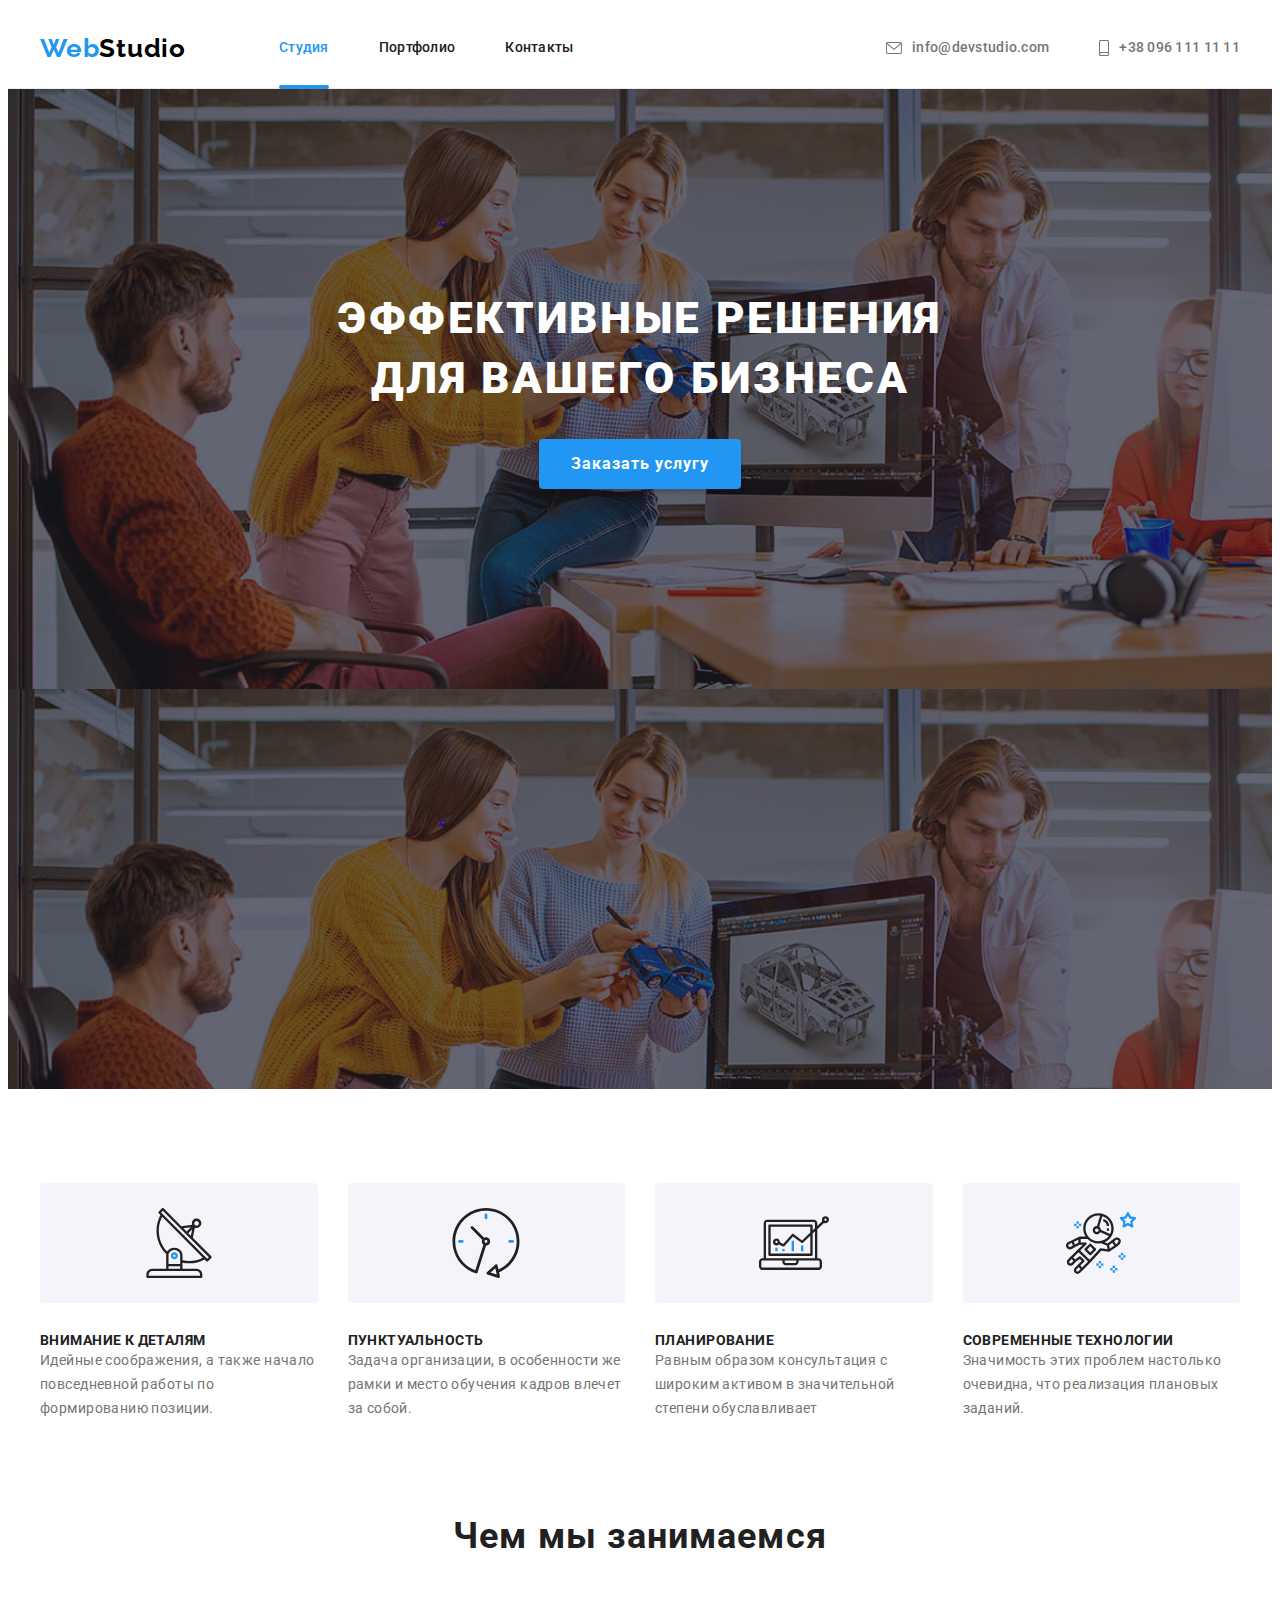
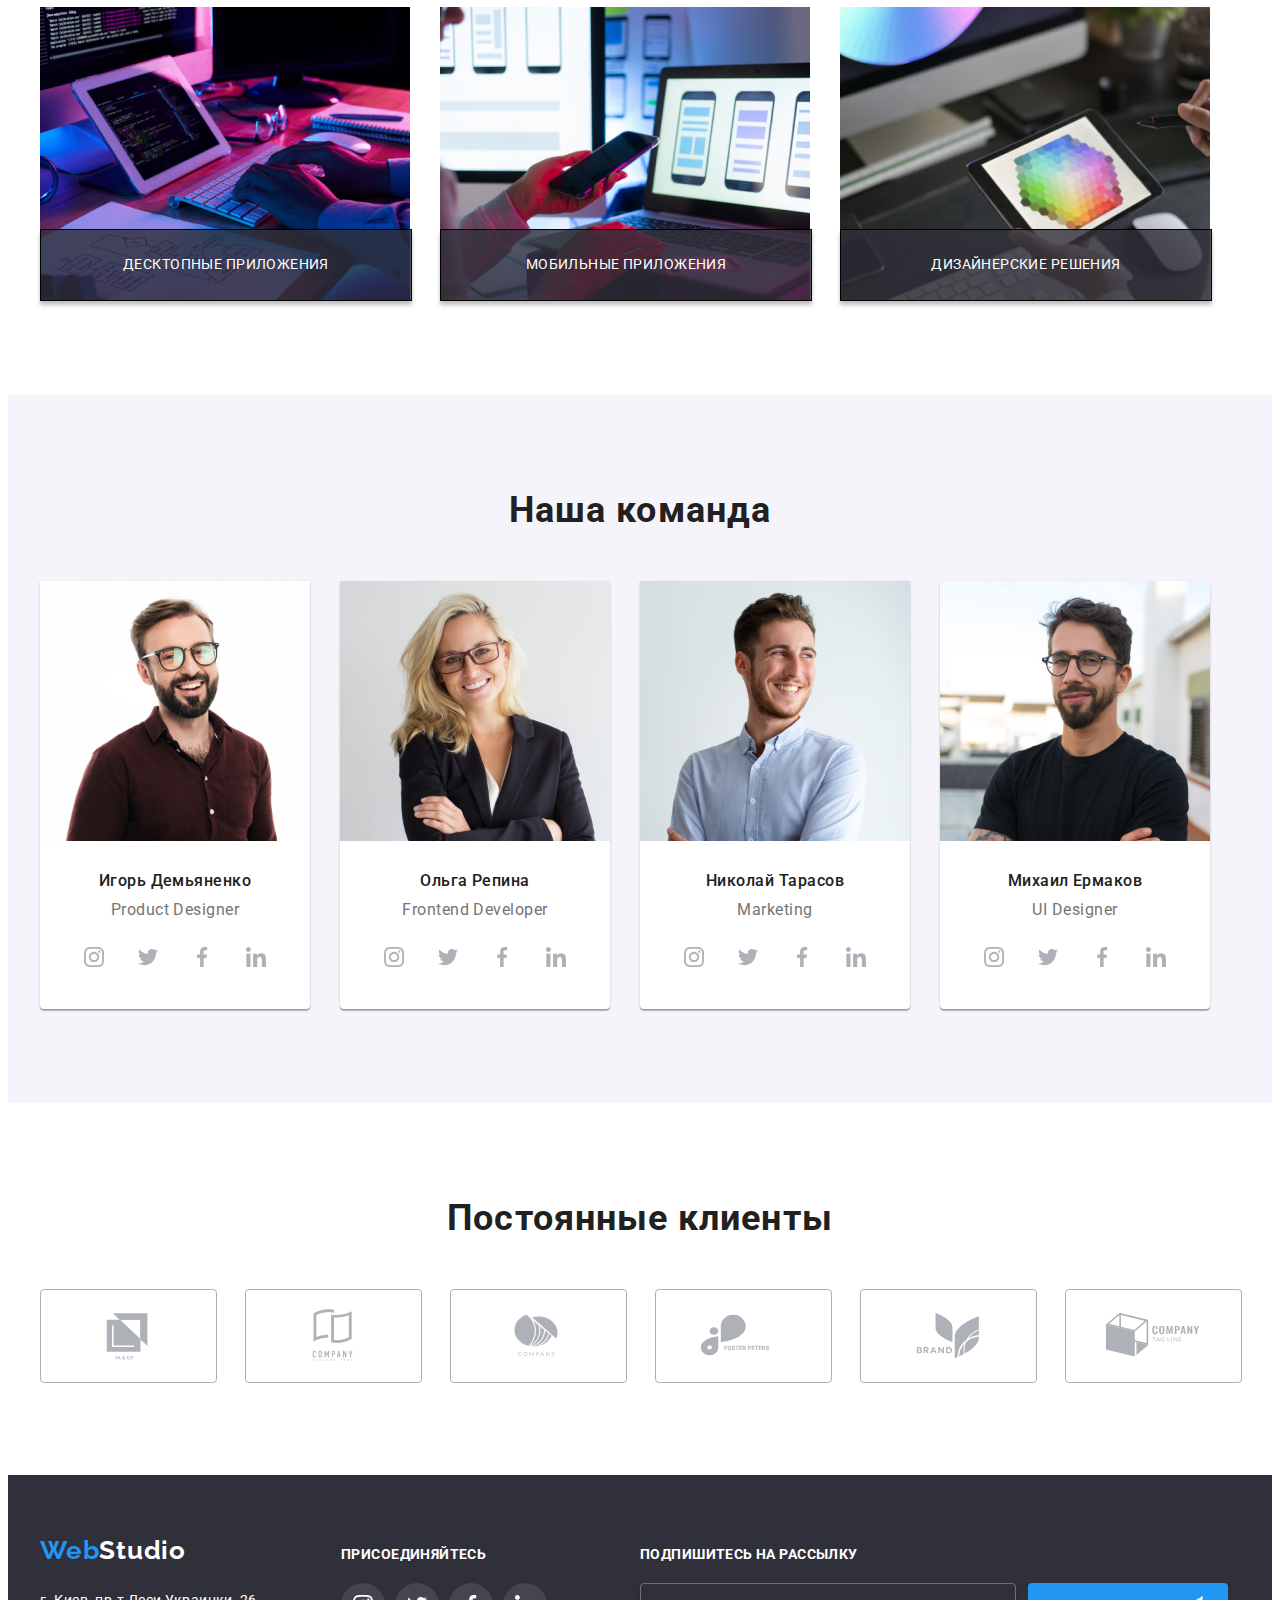
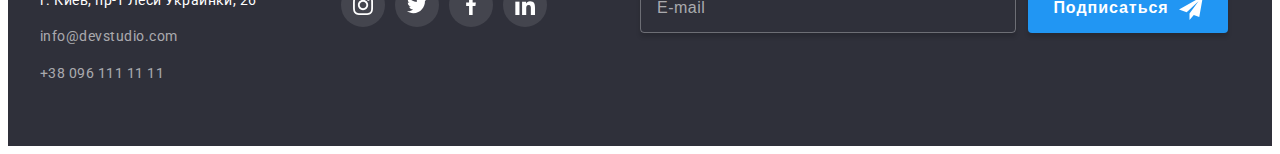
<file: index.html>
<!DOCTYPE html>
<html lang="ru">
  <head>
    <meta charset="UTF-8" />
    <meta http-equiv="X-UA-Compatible" content="IE=edge" />
    <meta name="viewport" content="width=device-width, initial-scale=1.0" />
    <title>WebStudio</title>
    <link href="https://fonts.googleapis.com/css2?family=Raleway:wght@700&family=Roboto:wght@400;500;700;900&display=swap"
      rel="stylesheet" />
    <link rel="stylesheet" href="https://cdnjs.cloudflare.com/ajax/libs/modern-normalize/1.1.0/modern-normalize.min.css"
      integrity="sha512-wpPYUAdjBVSE4KJnH1VR1HeZfpl1ub8YT/NKx4PuQ5NmX2tKuGu6U/JRp5y+Y8XG2tV+wKQpNHVUX03MfMFn9Q=="
      crossorigin="anonymous" referrerpolicy="no-referrer" />
    <link rel="stylesheet" href="./portfolio.html" />
    <link rel="stylesheet" href="./css/main.min.css" />
  </head>
  
  <body>
    <header class="header">
      <div class="container">
        <nav class="menu">
          <a class="logo header__logo link" href="./index.html" lang="en">Web<span class="logo--dark link">Studio</span></a>
          <ul class="menu__list list">
            <li class="menu__item">
              <a href="./index.html" class="menu__link link menu__link--current">Студия</a>
            </li>
            <li class="menu__item">
              <a href="./portfolio.html" class="menu__link link">Портфолио</a>
            </li>
            <li class="menu__item">
              <a href="" class="menu__link link">Контакты</a>
            </li>
          </ul>
        </nav>
        <ul class="contacts__list list">
          <li class="contacts__item">
            <a href="mailto:info@devstudio.com" lang="en" class="contacts__link link">
              <svg class="contacts__icon" width="16" height="12">
                <use href="./imagessvg/symbol-defs.svg#icon-envelope-hover"></use>
              </svg>info@devstudio.com</a>
          </li>
          <li class="contacts__item">
            <a href="tel:+380961111111" class="contacts__link link">
              <svg class="contacts__icon" width="10" height="16">
                <use href="./imagessvg/symbol-defs.svg#icon-smartphone"></use>
              </svg>+38 096 111 11 11
            </a>
          </li>
        </ul>
      </div>
    </header>
    <main>
      <!-- Герой -->
      <section class="hero">
        <h1 class="hero__title">Эффективные решения для вашего бизнеса</h1>
        <button type="button" class="hero__button btn" data-modal-open>Заказать услугу</button>
      </section>
      <!-- Особенности -->
      <section class="features section">
        <div class="container">
          <h2 class="features-title visually-hidden">Особености</h2>
          <ul class="features__list list">
            <li class="features__item">
              <div class="features__thumb">
                <svg class="features-icon" width="70" height="70">
                  <use href="./imagessvg/symbol-defs.svg#icon-antenna-1"></use>
                </svg>
              </div>
              <h3 class="features__subtitle">Внимание к деталям</h3>
              <p class="features__text">
                Идейные соображения, а также начало повседневной работы по формированию позиции.
              </p>
            </li>
            <li class="features__item">
              <div class="features__thumb">
                <svg class="features__icon" width="70" height="70">
                  <use href="./imagessvg/symbol-defs.svg#icon-clock-1"></use>
                </svg>
              </div>
              <h3 class="features__subtitle">Пунктуальность</h3>
              <p class="features__text">
                Задача организации, в особенности же рамки и место обучения кадров влечет за собой.
              </p>
            </li>
            <li class="features__item">
              <div class="features__thumb">
                <svg class="features__icon" width="70" height="70">
                  <use href="./imagessvg/symbol-defs.svg#icon-diagram-1"></use>
                </svg>
              </div>
              <h3 class="features__subtitle">Планирование</h3>
              <p class="features__text">
                Равным образом консультация с широким активом в значительной степени обуславливает
              </p>
            </li>
            <li class="features__item">
              <div class="features__thumb">
                <svg class="features__icon" width="70" height="70">
                  <use href="./imagessvg/symbol-defs.svg#icon-astronaut-1"></use>
                </svg>
              </div>
              <h3 class="features__subtitle">Современные технологии</h3>
              <p class="features__text">
                Значимость этих проблем настолько очевидна, что реализация плановых заданий.
              </p>
            </li>
          </ul>
        </div>
      </section>
      <!-- Чем мы занимаемся -->
      <section class="about section">
        <div class="container">
          <h2 class="about__title title">Чем мы занимаемся</h2>
          <ul class="about__list list">
            <li class="about__item">
              <img src="./images/box 1.jpg" alt="Делается разметка сайта" width="370" />
                <div class="about__thumb">
                  <p class="about__description">Десктопные приложения</p>
                </div>
            </li>
            <li class="about__item">
              <img src="./images/box 2.jpg" alt="Адаптация сайта под мобильную версию" width="370" />
                <div class="about__thumb">
                  <p class="about__description">Мобильные приложения</p>
                </div>
            </li>
            <li class="about__item">
              <img src="./images/box 3.jpg" alt="Адаптация сайта под мобильную версию" width="370" />
                <div class="about__thumb">
                  <p class="about__description">Дизайнерские решения</p>
                </div>
            </li>
          </ul>
        </div>
      </section>
      <!-- Наша команда -->
      <section class="team section">
        <div class="container">
          <h2 class="team__title title">Наша команда</h2>
          <ul class="team__list list">
            <li class="team__item">
              <img src="./images/igor.jpg" alt="Игорь Демьяненко" width="270" />
              <div class="team__description">
                <h3 class="team__name">Игорь Демьяненко</h3>
                <p lang="en" class="team__position">Product Designer</p>
                <ul class="socials-list team__social-list list">
                  <li class="socials-list__item">
                    <a href="" target="_blank" class="socials-list__link link">
                      <svg class="socials-list__icon" width="20" height="20">
                        <use href="./imagessvg/symbol-defs.svg#icon-instagram"></use>
                      </svg>
                    </a>
                  </li>
                  <li class="socials-list__item">
                    <a href="" target="_blank" class="socials-list__link link">
                      <svg class="socials-list__icon" width="20" height="20">
                        <use href="./imagessvg/symbol-defs.svg#icon-twitter"></use>
                      </svg>
                    </a>
                  </li>
                  <li class="socials-list__item">
                    <a href="" target="_blank" class="socials-list__link link">
                      <svg class="socials-list__icon" width="20" height="20">
                        <use href="./imagessvg/symbol-defs.svg#icon-facebook"></use>
                      </svg>
                    </a>
                  </li>
                  <li class="socials-list__item">
                    <a href="" target="_blank" class="socials-list__link link">
                      <svg class="socials-list__icon" width="20" height="20">
                        <use href="./imagessvg/symbol-defs.svg#icon-linkedin"></use>
                      </svg>
                    </a>
                  </li>
                </ul>
              </div>
            </li>
            <li class="team__item">
              <img src="./images/olga.jpg" alt="Ольга Репина" width="270" />
              <div class="team__description">
                <h3 class="team__name">Ольга Репина</h3>
                <p lang="en" class="team__position">Frontend Developer</p>
                <ul class="socials-list team__social-list list">
                  <li class="socials-list__item">
                    <a href="" target="_blank" class="socials-list__link link">
                      <svg class="socials-list__icon" width="20" height="20">
                        <use href="./imagessvg/symbol-defs.svg#icon-instagram"></use>
                      </svg>
                    </a>
                  </li>
                  <li class="socials-list__item">
                    <a href="" target="_blank" class="socials-list__link link">
                      <svg class="socials-list__icon" width="20" height="20">
                        <use href="./imagessvg/symbol-defs.svg#icon-twitter"></use>
                      </svg>
                    </a>
                  </li>
                  <li class="socials-list__item">
                    <a href="" target="_blank" class="socials-list__link link">
                      <svg class="socials-list__icon" width="20" height="20">
                        <use href="./imagessvg/symbol-defs.svg#icon-facebook"></use>
                      </svg>
                    </a>
                  </li>
                  <li class="socials-list__item">
                    <a href="" target="_blank" class="socials-list__link link">
                      <svg class="socials-list__icon" width="20" height="20">
                        <use href="./imagessvg/symbol-defs.svg#icon-linkedin"></use>
                      </svg>
                    </a>
                  </li>
                </ul>
              </div>
            </li>
            <li class="team__item">
              <img src="./images/nikolay.jpg" alt="Николай Тарасов" width="270" />
              <div class="team__description">
                <h3 class="team__name">Николай Тарасов</h3>
                <p lang="en" class="team__position">Marketing</p>
                <ul class="socials-list list team__social-list">
                  <li class="socials-list__item">
                    <a href="" target="_blank" class="socials-list__link link">
                      <svg class="socials-list__icon" width="20" height="20">
                        <use href="./imagessvg/symbol-defs.svg#icon-instagram"></use>
                      </svg>
                    </a>
                  </li>
                  <li class="socials-list__item">
                    <a href="" target="_blank" class="socials-list__link link">
                      <svg class="socials-list__icon" width="20" height="20">
                        <use href="./imagessvg/symbol-defs.svg#icon-twitter"></use>
                      </svg>
                    </a>
                  </li>
                  <li class="socials-list__item">
                    <a href="" target="_blank" class="socials-list__link link">
                      <svg class="socials-list__icon" width="20" height="20">
                        <use href="./imagessvg/symbol-defs.svg#icon-facebook"></use>
                      </svg>
                    </a>
                  </li>
                  <li class="socials-list__item">
                    <a href="" target="_blank" class="socials-list__link link">
                      <svg class="socials-list__icon" width="20" height="20">
                        <use href="./imagessvg/symbol-defs.svg#icon-linkedin"></use>
                      </svg>
                    </a>
                  </li>
                </ul>
              </div>
            </li>
            <li class="team__item">
              <img src="./images/mihail.jpg" alt="Михаил Ермаков" width="270" />
              <div class="team__description">
                <h3 class="team__name">Михаил Ермаков</h3>
                <p lang="en" class="team__position">UI Designer</p>
                <ul class="socials-list team__social-list list">
                  <li class="socials-list__item">
                    <a href="" class="socials-list__link link">
                      <svg class="socials-list__icon" width="20" height="20">
                      <use href="./imagessvg/symbol-defs.svg#icon-instagram"></use>
                    </svg>
                  </a>
                </li>
                <li class="socials-list__item">
                  <a href="" class="socials-list__link link">
                    <svg class="socials-list__icon" width="20" height="20">
                      <use href="./imagessvg/symbol-defs.svg#icon-twitter"></use>
                    </svg>
                  </a>
                </li>
                <li class="socials-list__item">
                  <a href="" class="socials-list__link link">
                    <svg class="socials-list__icon" width="20" height="20">
                      <use href="./imagessvg/symbol-defs.svg#icon-facebook"></use>
                    </svg>
                  </a>
                </li>
                <li class="socials-list__item">
                  <a href="" class="socials-list__link link">
                    <svg class="socials-list__icon" width="20" height="20">
                      <use href="./imagessvg/symbol-defs.svg#icon-linkedin"></use>
                    </svg>
                  </a>
                </li>
                </ul>
              </div>
            </li>
          </ul>
        </div>
      </section>
      <!-- Постійні клієнти -->
      <section class="clients section">
        <div class="container">
          <h2 class="clients__title title">Постоянные клиенты</h2>
          <ul class="clients__list list">
            <li class="clients__item">
              <a href="" class="clients__link link">
                <svg class="clients__icon" width="106" height="60">
                  <use href="./imagessvg/symbol-defs.svg#icon-Logo"></use>
                </svg>
              </a>
            </li>
            <li class="clients__item">
              <a href="" class="clients__link link">
                <svg class="clients__icon" width="106" height="60">
                  <use href="./imagessvg/symbol-defs.svg#icon-Logo-1"></use>
                </svg>
              </a>
            </li>
            <li class="clients__item">
              <a href="" class="clients__link link">
                <svg class="clients__icon" width="106" height="60">
                  <use href="./imagessvg/symbol-defs.svg#icon-Logo-2"></use>
                </svg>
              </a>
            </li>
            <li class="clients__item">
              <a href="" class="clients__link link">
                <svg class="clients__icon" width="106" height="60">
                  <use href="./imagessvg/symbol-defs.svg#icon-Logo-3"></use>
                </svg>
              </a>
            </li>
            <li class="clients__item">
              <a href="" class="clients__link link">
                <svg class="clients__icon" width="106" height="60">
                  <use href="./imagessvg/symbol-defs.svg#icon-Logo-4"></use>
                </svg>
              </a>
            </li>
            <li class="clients__item">
              <a href="" class="clients__link link">
                <svg class="clients__icon" width="106" height="60">
                  <use href="./imagessvg/symbol-defs.svg#icon-Logo-5"></use>
                </svg>
              </a>
            </li>
          </ul>
        </div>
      </section>
    </main>
    <!-- Футер -->
  <footer class="footer">
    <div class="container">
      <div class="footer__contacts-container contacts-container__footer">
        <a class="logo footer__logo link" href="./index.html" lang="en">Web<span class="logo--light link">Studio</span></a>
        <address class="footer-contacts">
          <ul class="footer-contacts__list list">
            <li class="footer-contacts__item">
              <a href="https://goo.gl/maps/UDHSJ6ALwdLbCX4F8" target="_blank" rel="noopener noreferrer"
                class="footer-contacts__link footer-contacts__link--light link">
                г. Киев, пр-т Леси Украинки, 26</a>
            </li>
            <li class="footer-contacts__item">
              <a href="mailto:info@devstudio.com" lang="en" class="footer-contacts__link link">info@devstudio.com</a>
            </li>
            <li class="footer-contacts__item">
              <a href="tel:+380961111111" class="footer-contacts__link link">+38 096 111 11 11</a>
            </li>
          </ul>
        </address>
      </div>
      <div class="footer-join footer__footer-join">
        <b class="footer-join__title footer-title">Присоединяйтесь</b>
        <ul class="socials-list list">
          <li class="socials-list__item">
            <a href="" class="socials-list__link socials-list__link--dark-bg link">
              <svg class="socials-list__icon socials-list__icon--light" width="20" height="20">
                <use href="./imagessvg/symbol-defs.svg#icon-instagram"></use>
              </svg>
            </a>
          </li>
          <li class="socials-list__item">
            <a href="" class="socials-list__link socials-list__link--dark-bg link">
              <svg class="socials-list__icon socials-list__icon--light" width="20" height="20">
                <use href="./imagessvg/symbol-defs.svg#icon-twitter"></use>
              </svg>
            </a>
          </li>
          <li class="socials-list__item">
            <a href="" class="socials-list__link socials-list__link--dark-bg link">
              <svg class="socials-list__icon socials-list__icon--light" width="20" height="20">
                <use href="./imagessvg/symbol-defs.svg#icon-facebook"></use>
              </svg>
            </a>
          </li>
          <li class="socials-list__item">
            <a href="" class="socials-list__link socials-list__link--dark-bg link">
              <svg class="socials-list__icon socials-list__icon--light" width="20" height="20">
                <use href="./imagessvg/symbol-defs.svg#icon-linkedin"></use>
              </svg>
            </a>
          </li>
        </ul>
      </div>
        <div class="footer-subscribe">
          <b class="footer-subscribe__title footer-title"> Подпишитесь на рассылку</b>
          <form class="subscribe__form">
            <input type="email"
              name="footer-email"
              id="footer-email" placeholder="E-mail" class="subscribe-form__input" />
            <button type="submit" class="subscribe-form__button btn">
              Подписаться
              <svg class="subscribe-form__icon" width="24" height="24">
                <use href="./imagessvg/symbol-defs.svg#icon-icon-send"></use>
              </svg>
            </button>
          </form>
        </div>
    </div>
  </footer>
  <div class="backdrop is-hidden" data-modal>
    <div class="modal">
      <button class="modal__btn-close" data-modal-close>
        <svg class="modal__icon-close" width="18" height="18">
          <use href="./imagessvg/symbol-defs.svg#icon-Vector"></use>
        </svg>
      </button>
      <p class="modal__title">Оставьте свои данные, мы вам перезвоним</p>
      <form class="form">
        <div class="form__field">
          <label class="form__title" for="username">Имя</label>
          <div class="form__wrap">
            <input class="form__input" type="text" name="username" id="username" /><svg class="form__icon" width="18"
              height="18">
              <use href="./imagessvg/symbol-defs.svg#icon-Vector-1"></use>
            </svg>
          </div>
        </div>
        <div class="form__field">
          <label class="form__title" for="tel">Телефон</label>
          <div class="form__wrap">
            <input class="form__input" type="tel" name="tel" id="tel" /><svg class="form__icon" width="18"
              height="18">
              <use href="./imagessvg/symbol-defs.svg#icon-Vector-2"></use>
            </svg>
          </div>
        </div>
        <div class="form__field">
          <label class="form__title" for="email">Почта</label>
          <div class="form__wrap">
            <input class="form__input" type="email" name="email" id="email" /><svg class="form__icon" width="18"
              height="18">
              <use href="./imagessvg/symbol-defs.svg#icon-Vector-3"></use>
            </svg>
          </div>
        </div>
        <div class="form__field">
          <label class="form__title" for="comment">Комментарий</label>
          <textarea class="form__textarea" name="comment" id="comment" placeholder="Введите текст"></textarea>
        </div>
        <div class="checkbox form__checkbox">
          <input class="checkbox__input visually-hidden" type="checkbox" name="checkbox" id="checkbox" /><label
            class="checkbox__label checkbox" for="checkbox"><span class="checkbox__agreement>
              <svg class="checkbox__icon" width="16" height="15">
                <use href="./imagessvg/symbol-defs.svg#check"></use>
              </svg></span>Соглашаюсь с рассылкой и принимаю&nbsp;<a href="" class="checkbox__link checkbox">Условия
              договора</a></label>
        </div>
        <button class="form__btn btn" type="submit">Отправить</button>
      </form>
    </div>
  </div>
    <script src="./js/modal.js"></script>
  </body>
</html>
</file>
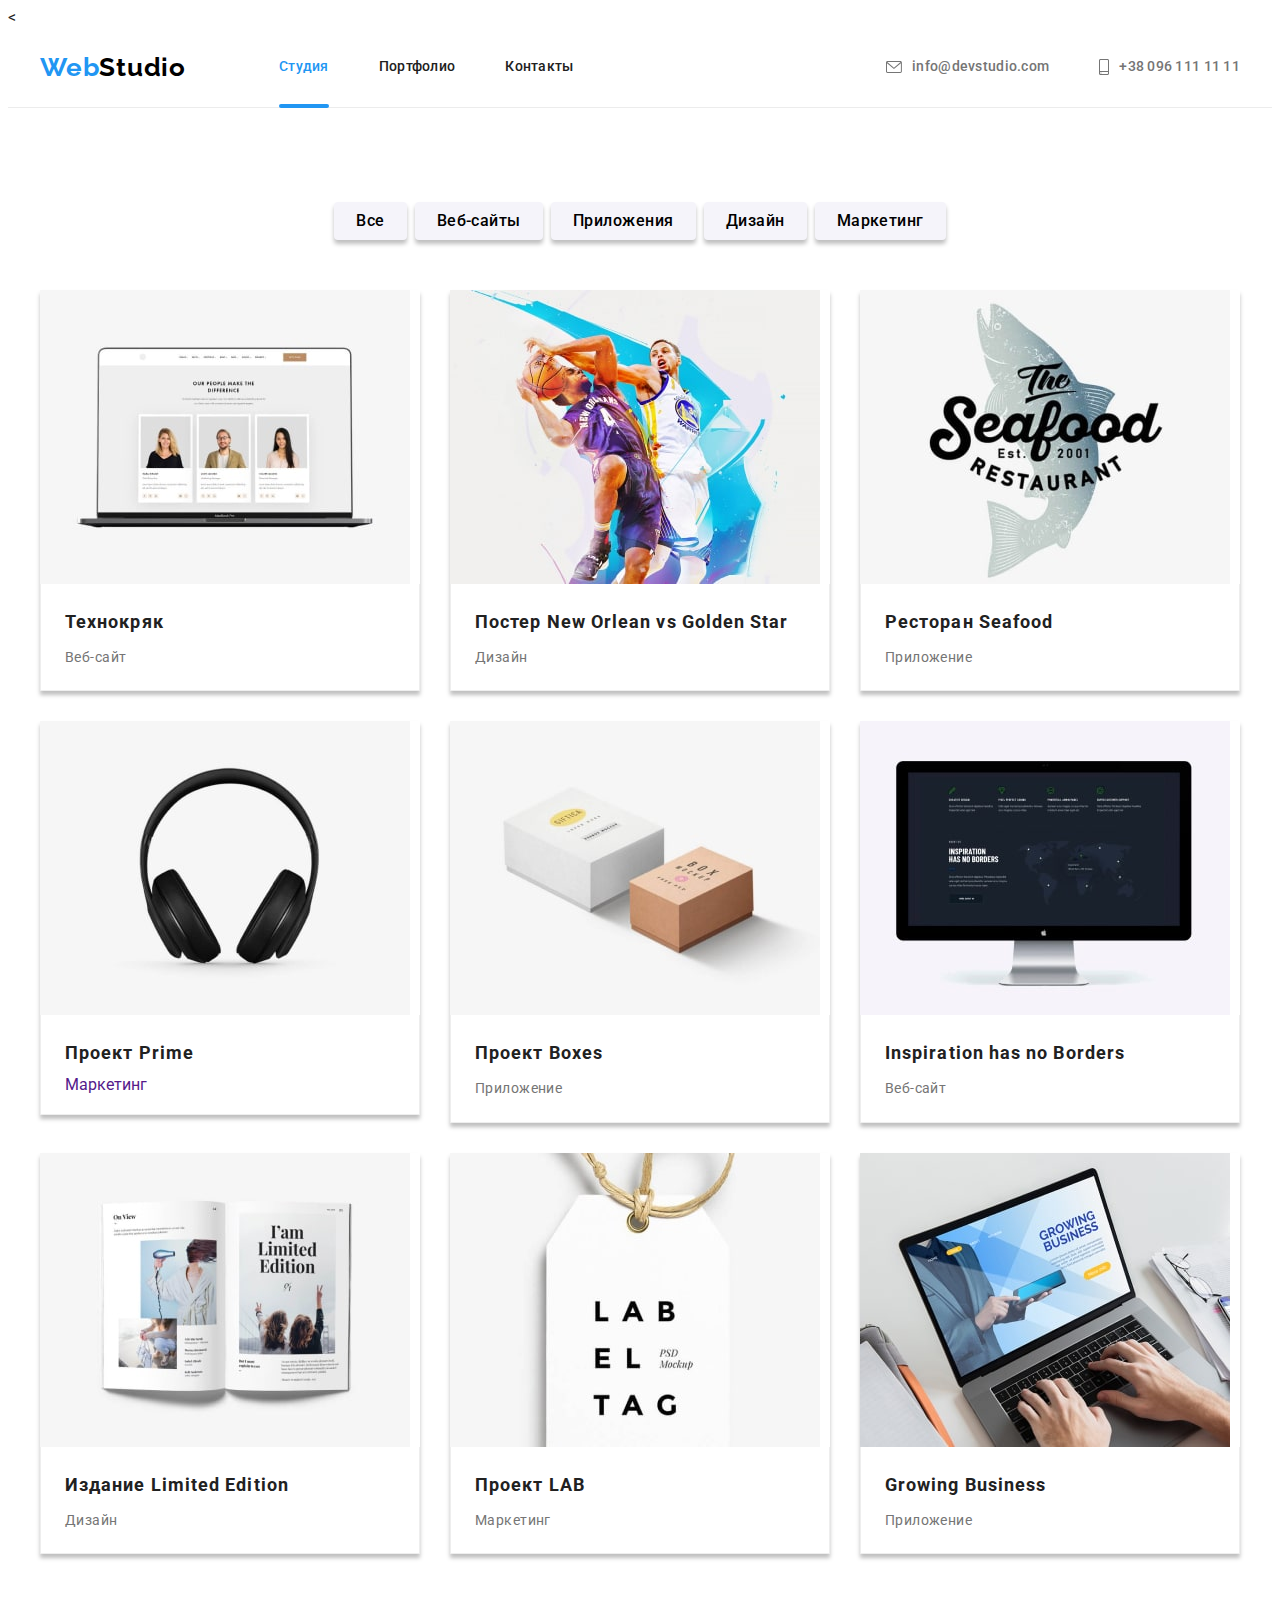
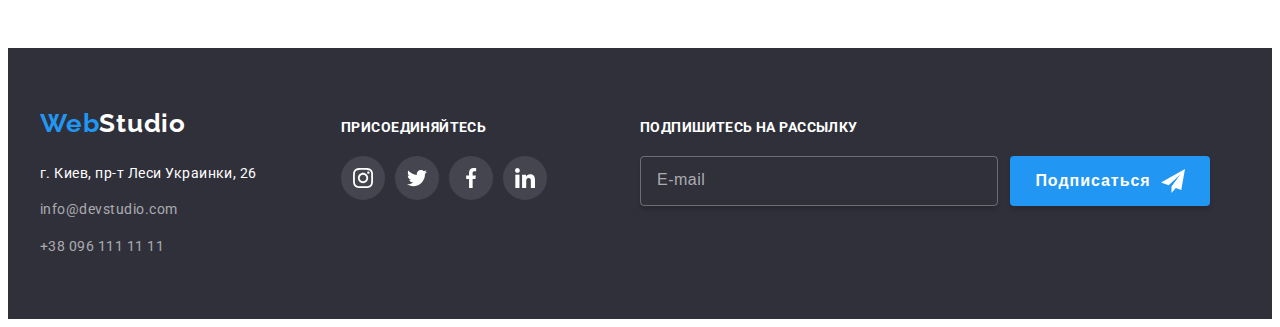
<file: portfolio.html>
<<!DOCTYPE html>
<head>
  <meta charset="UTF-8" />
  <meta http-equiv="X-UA-Compatible" content="IE=edge" />
  <meta name="viewport" content="width=device-width, initial-scale=1.0" />
  <title>WebStudio</title>
  <link href="https://fonts.googleapis.com/css2?family=Raleway:wght@700&family=Roboto:wght@400;500;700;900&display=swap"
    rel="stylesheet" />
  <link rel="stylesheet" href="https://cdnjs.cloudflare.com/ajax/libs/modern-normalize/1.1.0/modern-normalize.min.css"
    integrity="sha512-wpPYUAdjBVSE4KJnH1VR1HeZfpl1ub8YT/NKx4PuQ5NmX2tKuGu6U/JRp5y+Y8XG2tV+wKQpNHVUX03MfMFn9Q=="
    crossorigin="anonymous" referrerpolicy="no-referrer" />
  <link rel="stylesheet" href="./css/main.min.css" />
</head>

<body>
  <header class="header">
    <div class="container">
      <nav class="menu">
        <a class="logo header__logo link" href="./index.html" lang="en">Web<span class="logo--dark link">Studio</span></a>
        <ul class="menu__list list">
          <li class="menu__item">
            <a href="./index.html" class="menu__link link menu__link--current">Студия</a>
          </li>
          <li class="menu__item">
            <a href="./portfolio.html" class="menu__link link">Портфолио</a>
          </li>
          <li class="menu__item">
            <a href="" class="menu__link link">Контакты</a>
          </li>
        </ul>
      </nav>
      <ul class="contacts__list list">
        <li class="contacts__item">
          <a href="mailto:info@devstudio.com" lang="en" class="contacts__link link">
            <svg class="contacts__icon" width="16" height="12">
              <use href="./imagessvg/symbol-defs.svg#icon-envelope-hover"></use>
            </svg>info@devstudio.com</a>
        </li>
        <li class="contacts__item">
          <a href="tel:+380961111111" class="contacts__link link">
            <svg class="contacts__icon" width="10" height="16">
              <use href="./imagessvg/symbol-defs.svg#icon-smartphone"></use>
            </svg>+38 096 111 11 11
          </a>
        </li>
      </ul>
    </div>
  </header>
  <main>
    <section class="portfolio section">
      <div class="container">
        <h1 class="visually-hidden">Портфолио</h1>
        <h2 class="visually-hidden">Фильтры</h2>
        <ul class="portfolio__filters-list list">
          <li class="portfolio__filters-item">
            <button type="button" class="portfolio__filters-btn">Все</button>
          </li>
          <li class="portfolio__filters-item">
            <button type="button" class="portfolio__filters-btn">Веб-сайты</button>
          </li>
          <li class="portfolio__filters-item">
            <button type="button" class="portfolio__filters-btn">Приложения</button>
          </li>
          <li class="portfolio__filters-item">
            <button type="button" class="portfolio__filters-btn">Дизайн</button>
          </li>
          <li class="portfolio__filters-item">
            <button type="button" class="portfolio__filters-btn">Маркетинг</button>
          </li>
        </ul>
        <h2 class="visually-hidden">Наши проекты</h2>
        <ul class="portfolio__projects-list list">
          <li class="portfolio__projects-item">
            <a href="" class="portfolio__projects-link link">
              <div class="portfolio__projects-thumb">
                <img src="./images2/img-min.jpg" alt="Лэптоп" width="370" />
                <div class="portfolio__overlay">
                  <p class="portfolio__overlay-text">
                    Ресурс предлагает комплексные предложения с разным уровнем функционала и
                    сервисов. Все это позволит посетителю получить исчерпывающие сведения о
                    компании или частном лице.
                  </p>
                </div>
              </div>
              <div class="portfolio__projects-subscribe">
                <h3 class="portfolio__projects-subtitle">Технокряк</h3>
                <p class="portfolio__projects-text">Веб-сайт</p>
              </div>
            </a>
          </li>
          <li class="portfolio__projects-item">
            <a href="" class="portfolio__projects-link link">
              <div class="portfolio__projects-thumb">
                <img src="./images2/img (1)-min.jpg" alt="Постер" width="370" />
                <div class="portfolio__overlay">
                  <p class="portfolio__overlay-text">
                    Ресурс предлагает комплексные предложения с разным уровнем функционала и
                    сервисов. Все это позволит посетителю получить исчерпывающие сведения о
                    компании или частном лице.
                  </p>
                </div>
              </div>
              <div class="portfolio__projects-subscribe">
                <h3 class="portfolio__projects-subtitle">Постер New Orlean vs Golden Star</h3>
                <p class="portfolio__projects-text">Дизайн</p>
              </div>
            </a>
          </li>
          <li class="portfolio__projects-item">
            <a href="" class="portfolio__projects-link link">
              <div class="portfolio__projects-thumb">
                <img src="./images2/img (2)-min.jpg" alt="Лого ресторана" width="370" />
                <div class="portfolio__overlay">
                  <p class="portfolio__overlay-text">
                    Ресурс предлагает комплексные предложения с разным уровнем функционала и
                    сервисов. Все это позволит посетителю получить исчерпывающие сведения о
                    компании или частном лице.
                  </p>
                </div>
              </div>
              <div class="portfolio__projects-subscribe">
                <h3 class="portfolio__projects-subtitle">Ресторан <span lang="en">Seafood</span></h3>
                <p class="portfolio__projects-text">Приложение</p>
              </div>
            </a>
          </li>
          <li class="portfolio__projects-item">
            <a href="" class="portfolio__projects-link link">
              <div class="portfolio__projects-thumb">
                <img src="./images2/img (3)-min.jpg" alt="Постер" width="370" />
                <div class="portfolio__overlay">
                  <p class="portfolio__overlay-text">
                    Ресурс предлагает комплексные предложения с разным уровнем функционала и
                    сервисов. Все это позволит посетителю получить исчерпывающие сведения о
                    компании или частном лице.
                  </p>
                </div>
              </div>
              <div class="portfolio__projects-subscribe">
                <h3 class="portfolio__projects-subtitle">Проект <span lang="en">Prime</span></h3>
                <p class="portfoliot__projects-text">Маркетинг</p>
              </div>
            </a>
          </li>
          <li class="portfolio__projects-item">
            <a href="" class="portfolio__projects-link link">
              <div class="portfolio__projects-thumb">
                <img src="./images2/img (4)-min.jpg" alt="Коробки" width="370" />
                <div class="portfolio__overlay">
                  <p class="portfolio__overlay-text">
                    Ресурс предлагает комплексные предложения с разным уровнем функционала и
                    сервисов. Все это позволит посетителю получить исчерпывающие сведения о
                    компании или частном лице.
                  </p>
                </div>
              </div>
              <div class="portfolio__projects-subscribe">
                <h3 class="portfolio__projects-subtitle">Проект <span lang="en">Boxes</span></h3>
                <p class="portfolio__projects-text">Приложение</p>
              </div>
            </a>
          </li>
          <li class="portfolio__projects-item">
            <a href="" class="portfolio__projects-link link">
              <div class="portfolio__projects-thumb">
                <img src="./images2/img (5)-min.jpg" alt="Монитор" width="370" />
                <div class="portfolio__overlay">
                  <p class="portfolio__overlay-text">
                    Ресурс предлагает комплексные предложения с разным уровнем функционала и
                    сервисов. Все это позволит посетителю получить исчерпывающие сведения о
                    компании или частном лице.
                  </p>
                </div>
              </div>
              <div class="portfolio__projects-subscribe">
                <h3 class="portfolio__projects-subtitle" lang="en">Inspiration has no Borders</h3>
                <p class="portfolio__projects-text">Веб-сайт</p>
              </div>
            </a>
          </li>
          <li class="portfolio__projects-item">
            <a href="" class="portfolio__projects-link link">
              <div class="portfolio__projects-thumb">
                <img src="./images2/img (6)-min.jpg" alt="Коробки" width="370" />
                <div class="portfolio__overlay">
                  <p class="portfolio__overlay-text">
                    Ресурс предлагает комплексные предложения с разным уровнем функционала и
                    сервисов. Все это позволит посетителю получить исчерпывающие сведения о
                    компании или частном лице.
                  </p>
                </div>
              </div>
              <div class="portfolio__projects-subscribe">
                <h3 class="portfolio__projects-subtitle">Издание <span>Limited Edition</span></h3>
                <p class="portfolio__projects-text">Дизайн</p>
              </div>
            </a>
          </li>
          <li class="portfolio__projects-item">
            <a href="" class="portfolio__projects-link link">
              <div class="portfolio__projects-thumb">
                <img src="./images2/img (7)-min.jpg" alt="Коробки" width="370" />
                <div class="portfolio__overlay">
                  <p class="portfolio__overlay-text">
                    Ресурс предлагает комплексные предложения с разным уровнем функционала и
                    сервисов. Все это позволит посетителю получить исчерпывающие сведения о
                    компании или частном лице.
                  </p>
                </div>
              </div>
              <div class="portfolio__projects-subscribe">
                <h3 class="portfolio__projects-subtitle">Проект <span>LAB</span></h3>
                <p class="portfolio__projects-text">Маркетинг</p>
              </div>
            </a>
          </li>
          <li class="portfolio__projects-item">
            <a href="" class="portfolio__projects-link link">
              <div class="portfolio__projects-thumb">
                <img src="./images2/img (8)-min.jpg" alt="Коробки" width="370" />
                <div class="portfolio__overlay">
                  <p class="portfolio__overlay-text">
                    Ресурс предлагает комплексные предложения с разным уровнем функционала и
                    сервисов. Все это позволит посетителю получить исчерпывающие сведения о
                    компании или частном лице.
                  </p>
                </div>
              </div>
              <div class="portfolio__projects-subscribe">
                <h3 class="portfolio__projects-subtitle" lang="en">Growing Business</h3>
                <p class="portfolio__projects-text">Приложение</p>
              </div>
            </a>
          </li>
        </ul>
      </div>
    </section>
  </main>
  <!-- Футер -->
  <footer class="footer">
    <div class="container">
      <div class="footer__contacts-container contacts-container__footer">
        <a class="logo footer__logo link" href="./index.html" lang="en">Web<span class="logo--light link">Studio</span></a>
        <address class="footer-contacts">
          <ul class="footer-contacts__list list">
            <li class="footer-contacts__item">
              <a href="https://goo.gl/maps/UDHSJ6ALwdLbCX4F8" target="_blank" rel="noopener noreferrer"
                class="footer-contacts__link footer-contacts__link--light link">
                г. Киев, пр-т Леси Украинки, 26</a>
            </li>
            <li class="footer-contacts__item">
              <a href="mailto:info@devstudio.com" lang="en" class="footer-contacts__link link">info@devstudio.com</a>
            </li>
            <li class="footer-contacts__item">
              <a href="tel:+380961111111" class="footer-contacts__link link">+38 096 111 11 11</a>
            </li>
          </ul>
        </address>
      </div>
      <div class="footer-join footer__footer-join">
        <b class="footer-join__title footer-title">Присоединяйтесь</b>
        <ul class="socials-list list">
          <li class="socials-list__item">
            <a href="" class="socials-list__link socials-list__link--dark-bg link">
              <svg class="socials-list__icon socials-list__icon--light" width="20" height="20">
                <use href="./imagessvg/symbol-defs.svg#icon-instagram"></use>
              </svg>
            </a>
          </li>
          <li class="socials-list__item">
            <a href="" class="socials-list__link socials-list__link--dark-bg link">
              <svg class="socials-list__icon socials-list__icon--light" width="20" height="20">
                <use href="./imagessvg/symbol-defs.svg#icon-twitter"></use>
              </svg>
            </a>
          </li>
          <li class="socials-list__item">
            <a href="" class="socials-list__link socials-list__link--dark-bg link">
              <svg class="socials-list__icon socials-list__icon--light" width="20" height="20">
                <use href="./imagessvg/symbol-defs.svg#icon-facebook"></use>
              </svg>
            </a>
          </li>
          <li class="socials-list__item">
            <a href="" class="socials-list__link socials-list__link--dark-bg link">
              <svg class="socials-list__icon socials-list__icon--light" width="20" height="20">
                <use href="./imagessvg/symbol-defs.svg#icon-linkedin"></use>
              </svg>
            </a>
          </li>
        </ul>
      </div>
        <div class="footer-subscribe">
          <b class="footer-subscribe__title footer-title"> Подпишитесь на рассылку</b>
          <form class="subscribe__form">
            <input type="email"
              name="footer-email"
              id="footer-email" placeholder="E-mail" class="subscribe-form__input" />
            <button type="submit" class="subscribe-form__button btn">
              Подписаться
              <svg class="subscribe-form__icon" width="24" height="24">
                <use href="./imagessvg/symbol-defs.svg#icon-icon-send"></use>
              </svg>
            </button>
          </form>
        </div>
    </div>
  </footer>
</body>
</html>
</file>
<file: css/main.min.css>
:root{--main-text-color: #212121;--secondary-text-color: #757575;--third-text-color: #ffffff;--main-hover-color: #2196f3;--secondary-hover-color: #ffffff;--logo-color: #2196f3;--secondary-logo-color: #000000;--main-bg-color: #ffffff;--secondary-bg-color: #f5f4fa;--hero-bg-color: #2f303a;--main-button-bg-color: #2196f3;--secondary-button-bg-color: #f5f4fa;--footer-background-color: #2f303a;--footer-text-color: rgba(255, 255, 255, 0.6);--about-us-thumb-bg-color: rgba(47, 48, 58, 0.8);--transition: 250ms cubic-bezier(0.4, 0, 0.2, 1)}.visually-hidden{position:absolute;width:1px;height:1px;margin:-1px;border:0;padding:0;white-space:nowrap;-webkit-clip-path:inset(100%);clip-path:inset(100%);clip:rect(0 0 0 0);overflow:hidden}h1,h2,h3,h4,h5,h6,p{margin:0}ul{margin:0;padding-left:0}button{padding:0}body{font-family:'Roboto', sans-serif;color:var(--main-text-color);background-color:var(--main-bg-color)}.list{list-style:none}.link{text-decoration:none}.container{width:1200px;padding-left:15px;padding-right:15px;margin:0 auto}.section{padding-top:94px;padding-bottom:94px}.logo{font-family:'Raleway', sans-serif;font-weight:700;font-size:26px;line-height:1.19;letter-spacing:0.03em;color:var(--logo-color)}.title{color:var(--main-text-color);font-weight:700;font-size:36px;line-height:1.17;text-align:center;letter-spacing:0.03em}.footer-title{display:block;font-weight:700;font-size:14px;line-height:1.14;letter-spacing:0.03em;color:var(--third-text-color);text-transform:uppercase}img{display:block;height:auto;max-width:100%}.btn{font-weight:700;font-size:16px;color:var(--third-text-color);background-color:var(--main-button-bg-color);cursor:pointer;-webkit-box-shadow:0px 4px 4px rgba(0,0,0,0.15);box-shadow:0px 4px 4px rgba(0,0,0,0.15);letter-spacing:0.06em;border:0;border-radius:4px;line-height:1.88}.header{border-bottom:1px solid #ececec}.header .container{display:-webkit-box;display:-ms-flexbox;display:flex}.menu{display:-webkit-box;display:-ms-flexbox;display:flex;-webkit-box-align:center;-ms-flex-align:center;align-items:center}.header__logo{margin-right:93px}.logo--dark{color:var(--secondary-logo-color)}.menu__list{display:-webkit-box;display:-ms-flexbox;display:flex;-webkit-box-align:baseline;-ms-flex-align:baseline;align-items:baseline}.menu__item+.menu__item,.contacts__item+.contacts__item{margin-left:50px}.menu__link{font-weight:500;font-size:14px;line-height:1.14;letter-spacing:0.02em;padding-top:32px;padding-bottom:32px;color:var(--main-text-color);-webkit-transition:color var(--transition);transition:color var(--transition)}.menu__link:hover,.menu__link:focus{color:var(--main-hover-color)}.menu__link--current{position:relative;display:-webkit-box;display:-ms-flexbox;display:flex;-webkit-box-pack:center;-ms-flex-pack:center;justify-content:center;-webkit-box-align:end;-ms-flex-align:end;align-items:flex-end;color:var(--main-hover-color)}.menu__link--current::after{position:absolute;content:'';width:100%;height:4px;border-radius:2px;background-color:var(--main-hover-color);bottom:-1px;left:0}.contacts__list{display:-webkit-box;display:-ms-flexbox;display:flex;-webkit-box-align:center;-ms-flex-align:center;align-items:center;margin-left:auto}.contacts__link{display:-webkit-box;display:-ms-flexbox;display:flex;-webkit-box-align:center;-ms-flex-align:center;align-items:center;font-weight:500;font-size:14px;line-height:1.14;letter-spacing:0.02em;color:var(--secondary-text-color);-webkit-transition:color var(--transition);transition:color var(--transition)}.contacts__link:hover,.contacts__link:focus{color:var(--main-hover-color)}.contacts__icon{margin-right:10px;fill:currentColor}.contacts__link .contacts__icon{-webkit-transition:color var(--transition);transition:color var(--transition)}.contacts__link:hover .contacts__icon,.contacts__link:focus .contacts__icon{color:var(--main-hover-color)}.hero{background-image:-webkit-gradient(linear, left top, right top, from(rgba(47,48,58,0.4)), to(rgba(47,48,58,0.4))),url(../images2/baner.jpg);background-image:linear-gradient(to right, rgba(47,48,58,0.4), rgba(47,48,58,0.4)),url(../images2/baner.jpg);background-color:var(--hero-bg-color);max-width:1600px;height:600px;padding:200px 0;margin-left:auto;margin-right:auto}.hero__title{font-weight:900;font-size:44px;line-height:1.36;text-align:center;letter-spacing:0.06em;text-transform:uppercase;color:var(--third-text-color);max-width:696px;margin:0 auto;margin-bottom:30px}.hero__button{display:block;text-align:center;font-family:inherit;padding:10px 32px;min-width:136px;margin:0 auto}.features{padding-bottom:0}.features__list{display:-webkit-box;display:-ms-flexbox;display:flex}.features__item{width:calc((100% - 90px) / 4)}.features__item+.features__item{margin-left:30px}.features__thumb{display:-webkit-box;display:-ms-flexbox;display:flex;background-color:var(--secondary-bg-color);-webkit-box-pack:center;-ms-flex-pack:center;justify-content:center;-webkit-box-align:center;-ms-flex-align:center;align-items:center;border-radius:4px;height:120px;margin-bottom:30px}.features__subtitle{font-weight:700;font-size:14px;line-height:1.14;letter-spacing:0.03em;text-transform:uppercase}.features__text{font-size:14px;line-height:1.71;letter-spacing:0.03em;color:var(--secondary-text-color)}.about__title{margin-bottom:50px}.about__list{display:-webkit-box;display:-ms-flexbox;display:flex}.about__item{position:relative}.about__item+.about__item{margin-left:30px}.about__thumb{position:absolute;bottom:0;display:-webkit-box;display:-ms-flexbox;display:flex;-webkit-box-pack:center;-ms-flex-pack:center;justify-content:center;-webkit-box-align:center;-ms-flex-align:center;align-items:center;width:100%;height:70px;background-color:var(--about-us-thumb-bg-color);border:1px solid #000000;-webkit-box-shadow:0px 4px 4px 0px rgba(0,0,0,0.25);box-shadow:0px 4px 4px 0px rgba(0,0,0,0.25)}.about__description{font-style:700;font-size:14px;line-height:1.14;letter-spacing:0.03em;color:var(--third-text-color);text-transform:uppercase}.team{background-color:var(--secondary-bg-color);text-align:center;letter-spacing:0.03em}.team__title{margin-bottom:50px}.team__list{display:-webkit-box;display:-ms-flexbox;display:flex}.team__item{background-color:var(--main-bg-color);border:0px solid;border-bottom-left-radius:4px;border-bottom-right-radius:4px;-webkit-box-shadow:0px 1px 3px rgba(0,0,0,0.12),0px 1px 1px rgba(0,0,0,0.14),0px 2px 1px rgba(0,0,0,0.2);box-shadow:0px 1px 3px rgba(0,0,0,0.12),0px 1px 1px rgba(0,0,0,0.14),0px 2px 1px rgba(0,0,0,0.2)}.team__item+.team__item{margin-left:30px}.team__description{padding-top:30px;padding-bottom:30px}.team__name{font-weight:500;font-size:16px;margin-bottom:10px;line-height:1.19}.team__position{font-size:16px;color:var(--secondary-text-color);margin-bottom:16px;line-height:1.19}.socials-list{display:-webkit-box;display:-ms-flexbox;display:flex}.team__social-list{margin:0 32px}.socials-list__item{width:calc((100% - 30px) / 4);height:44px}.socials-list__item+.socials-list__item{margin-left:10px}.socials-list__link{width:100%;height:100%;border-radius:50%;display:-webkit-box;display:-ms-flexbox;display:flex;-webkit-box-pack:center;-ms-flex-pack:center;justify-content:center;-webkit-box-align:center;-ms-flex-align:center;align-items:center;-webkit-transition:background-color var(--transition);transition:background-color var(--transition)}.socials-list__link:hover,.socials-list__link:focus{background-color:var(--main-hover-color)}.socials-list__icon{fill:#afb1b8}.socials-list__link .socials-list__icon{-webkit-transition:fill var(--transition);transition:fill var(--transition)}.socials-list__link:hover .socials-list__icon,.socials-list__link:focus .socials-list__icon{fill:#ffffff}.clients__title{margin-bottom:50px}.clients__list{display:-webkit-box;display:-ms-flexbox;display:flex}.clients__item{width:calc((100% - 150px) / 6);height:92px}.clients__item+.clients__item{margin-left:30px}.clients__link{display:-webkit-box;display:-ms-flexbox;display:flex;-webkit-box-pack:center;-ms-flex-pack:center;justify-content:center;-webkit-box-align:center;-ms-flex-align:center;align-items:center;width:100%;height:100%;border:1px solid #afb1b8;border-radius:4px;-webkit-transition:border var(--transition);transition:border var(--transition)}.clients__link:hover,.clients__link:focus{border:1px solid var(--main-hover-color)}.clients__icon{fill:#afb1b8}.clients__link .clients__icon{-webkit-transition:fill var(--transition);transition:fill var(--transition)}.clients__link:hover .clients__icon,.clients__link:focus .clients__icon{fill:var(--main-hover-color)}.footer{letter-spacing:0.03em;background-color:var(--footer-background-color);padding-top:60px;padding-bottom:60px}.footer .container{display:-webkit-box;display:-ms-flexbox;display:flex;-webkit-box-align:baseline;-ms-flex-align:baseline;align-items:baseline}.footer__contacts-container{width:231px;margin-left:0}.contacts-container__footer{margin-right:70px}.logo{display:block}.logo--light{color:var(--third-text-color)}.footer__logo{margin-bottom:20px}.footer-contacts{font-style:normal;line-height:1.71}.footer-contacts__item+.footer-contacts__item{margin-top:9px}.footer-contacts__link{color:var(--footer-text-color);font-size:14px;-webkit-transition:color var(--transition);transition:color var(--transition)}.footer-contacts__link--light{color:var(--third-text-color)}.footer-contacts__link:hover,.footer-contacts__link:focus{color:var(--main-hover-color)}.footer__footer-join{margin-right:93px}.footer-join__title{margin-bottom:20px}.socials-list__link--dark-bg{width:44px;height:44px;background-color:rgba(255,255,255,0.1);-webkit-transition:background-color var(--transition);transition:background-color var(--transition)}.socials-list__link:hover,.socials-list__link:focus{background-color:var(--main-hover-color)}.socials-list__icon--light{fill:var(--third-text-color)}.socials-list__link .socials-list__icon{-webkit-transition:background-color var(--transition);transition:background-color var(--transition)}.socials-list__link:hover .socials-list__icon,.socials-list__link:focus .socials-list__icon{fill:var(--secondary-hover-color)}.footer-subscribe__title{margin-bottom:20px}.subscribe__form{display:-webkit-box;display:-ms-flexbox;display:flex}.subscribe-form__input{background-color:inherit;padding:15px 0px 15px 16px;width:358px;border:1px solid rgba(255,255,255,0.3);-webkit-box-shadow:0px 4px 4px rgba(0,0,0,0.15);box-shadow:0px 4px 4px rgba(0,0,0,0.15);border-radius:4px;margin-right:12px;color:var(--third-text-color)}.subscribe-form__input::-webkit-input-placeholder{font-size:16px;line-height:1.25;letter-spacing:0.03em;color:var(--footer-text-color)}.subscribe-form__input:-ms-input-placeholder{font-size:16px;line-height:1.25;letter-spacing:0.03em;color:var(--footer-text-color)}.subscribe-form__input::-ms-input-placeholder{font-size:16px;line-height:1.25;letter-spacing:0.03em;color:var(--footer-text-color)}.subscribe-form__input::placeholder{font-size:16px;line-height:1.25;letter-spacing:0.03em;color:var(--footer-text-color)}.subscribe-form__button{display:-webkit-box;display:-ms-flexbox;display:flex;-webkit-box-pack:center;-ms-flex-pack:center;justify-content:center;-webkit-box-align:center;-ms-flex-align:center;align-items:center;width:200px;height:50px;padding-top:10px;padding-bottom:10px}.subscribe-form__icon{fill:currentColor;margin-left:10px;display:inline-block}.portfolio__filters-list{display:-webkit-box;display:-ms-flexbox;display:flex;-webkit-box-pack:center;-ms-flex-pack:center;justify-content:center;margin-bottom:50px}.portfolio__filters-item+.portfolio__filters-item{margin-left:8px}.portfolio__filters-btn{background-color:var(--secondary-button-bg-color);font-weight:500;font-size:16px;line-height:1.63;text-align:center;letter-spacing:0.03em;font-family:inherit;cursor:pointer;border:0px solid;border-radius:4px;padding:6px 22px;-webkit-box-shadow:0px 4px 4px 0px rgba(0,0,0,0.25);box-shadow:0px 4px 4px 0px rgba(0,0,0,0.25);-webkit-transition:background-color var(--transition),color var(--transition),-webkit-box-shadow var(--transition);transition:background-color var(--transition),color var(--transition),-webkit-box-shadow var(--transition);transition:background-color var(--transition),color var(--transition),box-shadow var(--transition);transition:background-color var(--transition),color var(--transition),box-shadow var(--transition),-webkit-box-shadow var(--transition)}.portfolio__filters-btn:hover,.portfolio__filters-btn:focus{background-color:var(--main-hover-color);color:var(--secondary-bg-color);-webkit-box-shadow:0px 3px 1px 0px rgba(0,0,0,0.1),0px 1px 2px 0px rgba(0,0,0,0.08),0px 2px 2px 0px rgba(0,0,0,0.12);box-shadow:0px 3px 1px 0px rgba(0,0,0,0.1),0px 1px 2px 0px rgba(0,0,0,0.08),0px 2px 2px 0px rgba(0,0,0,0.12)}.portfolio__projects-list{display:-webkit-box;display:-ms-flexbox;display:flex;-ms-flex-wrap:wrap;flex-wrap:wrap}.portfolio__projects-item{width:calc((100% - 60px) / 3);margin-right:30px;margin-bottom:30px;-webkit-box-pack:center;-ms-flex-pack:center;justify-content:center}.portfolio__projects-item:nth-child(3n){margin-right:0}.portfolio__projects-item:nth-last-child(-n+3){margin-bottom:0}.portfolio__projects-link{display:block;-webkit-box-shadow:0 4px 4px rgba(0,0,0,0.25);box-shadow:0 4px 4px rgba(0,0,0,0.25);-webkit-transition:-webkit-box-shadow var(--transition);transition:-webkit-box-shadow var(--transition);transition:box-shadow var(--transition);transition:box-shadow var(--transition), -webkit-box-shadow var(--transition)}.portfolio__projects-link:hover,.portfolio__projects-link:focus{-webkit-box-shadow:0px 1px 1px 0px rgba(0,0,0,0.12),0px 4px 4px 0px rgba(0,0,0,0.06),1px 4px 6px 0px rgba(0,0,0,0.16);box-shadow:0px 1px 1px 0px rgba(0,0,0,0.12),0px 4px 4px 0px rgba(0,0,0,0.06),1px 4px 6px 0px rgba(0,0,0,0.16)}.portfolio__projects-thumb{position:relative;overflow:hidden}.portfolio__overlay{position:absolute;top:0;left:0;width:100%;height:100%;padding:63px 24px;background-color:var(--main-hover-color);opacity:0.9;-webkit-transform:translateY(100%);transform:translateY(100%);-webkit-transition:-webkit-transform var(--transition);transition:-webkit-transform var(--transition);transition:transform var(--transition);transition:transform var(--transition), -webkit-transform var(--transition)}.portfolio__projects-link:hover .portfolio__overlay,.portfolio__projects-link:focus .portfolio__overlay{-webkit-transform:translateY(0);transform:translateY(0)}.portfolio__overlay-text{font-size:18px;font-weight:400;line-height:1.56;letter-spacing:0.03em;color:var(--third-text-color)}.portfolio__projects-subscribe{padding:20px 24px;border:1px solid #eeeeee;border-top:0}.portfolio__projects-subtitle{color:var(--main-text-color);font-weight:700;font-size:18px;line-height:2;letter-spacing:0.06em;margin-bottom:4px}.portfolio__projects-text{font-size:14px;line-height:1.88;letter-spacing:0.03em;color:var(--secondary-text-color)}.backdrop{position:fixed;top:0;width:100%;height:100%;background-color:rgba(0,0,0,0.2);-webkit-transition:opacity var(--transition),visibility var(--transition);transition:opacity var(--transition),visibility var(--transition)}.modal{position:absolute;top:50%;left:50%;-webkit-transform:translate(-50%, -50%);transform:translate(-50%, -50%);width:528px;min-height:581px;background-color:var(--main-bg-color);border-radius:4px;padding:40px;-webkit-box-shadow:0px 1px 3px rgba(0,0,0,0.12),0px 1px 1px rgba(0,0,0,0.14),0px 2px 1px rgba(0,0,0,0.2);box-shadow:0px 1px 3px rgba(0,0,0,0.12),0px 1px 1px rgba(0,0,0,0.14),0px 2px 1px rgba(0,0,0,0.2)}.modal__btn-close{position:absolute;top:8px;right:8px;display:-webkit-box;display:-ms-flexbox;display:flex;-webkit-box-pack:center;-ms-flex-pack:center;justify-content:center;-webkit-box-align:center;-ms-flex-align:center;align-items:center;background-color:var(--main-bg-color);width:30px;height:30px;padding:6px;border:1px solid rgba(0,0,0,0.1);border-radius:50%}.modal__icon-close{fill:currentColor;-webkit-transition:fill var(--transition);transition:fill var(--transition)}.modal__btn-close:hover .modal__icon-close,.modal__btn-close:focus .modal__icon-close{fill:var(--main-hover-color)}.is-hidden{opacity:0;pointer-events:none;visibility:hidden}.modal__title{font-weight:700;font-size:20px;line-height:1.15;letter-spacing:0.03em;color:var(--main-text-color);text-align:center;margin-bottom:12px}.form__field{margin-bottom:10px}.form__field:nth-child(4){display:-webkit-box;display:-ms-flexbox;display:flex;-webkit-box-orient:vertical;-webkit-box-direction:normal;-ms-flex-direction:column;flex-direction:column;margin-bottom:20px}.form__title{display:block;font-size:12px;line-height:1.17;letter-spacing:0.01em;color:var(--secondary-text-color);margin-bottom:4px}.form__wrap{position:relative}.form__input{height:40px;padding:12px 12px 12px 42px;width:100%;border:1px solid rgba(33,33,33,0.2);border-radius:4px;-webkit-transition:border var(--transition);transition:border var(--transition);outline:none}.form__input:hover,.form__input:focus{border-color:var(--main-hover-color)}.form__icon{position:absolute;left:12px;top:50%;-webkit-transform:translateY(-50%);transform:translateY(-50%);-webkit-transition:fill var(--transition);transition:fill var(--transition)}.form__input:hover+.form__icon,.form__input:focus+.form__icon{fill:var(--main-hover-color)}.form__textarea{resize:none;padding:12px 16px;height:122px;border:1px solid rgba(33,33,33,0.2);border-radius:4px;-webkit-transition:border var(--transition);transition:border var(--transition);outline:none}.form__textarea:hover,.form__textarea:focus{border-color:var(--main-hover-color)}.form__textarea::-webkit-input-placeholder{font-size:12px;line-height:1.17;letter-spacing:0.01em;color:rgba(117,117,117,0.5)}.form__textarea:-ms-input-placeholder{font-size:12px;line-height:1.17;letter-spacing:0.01em;color:rgba(117,117,117,0.5)}.form__textarea::-ms-input-placeholder{font-size:12px;line-height:1.17;letter-spacing:0.01em;color:rgba(117,117,117,0.5)}.form__textarea::placeholder{font-size:12px;line-height:1.17;letter-spacing:0.01em;color:rgba(117,117,117,0.5)}.checkbox{font-size:14px;line-height:1.71;letter-spacing:0.03em}.checkbox__label{display:-webkit-box;display:-ms-flexbox;display:flex;-webkit-box-pack:center;-ms-flex-pack:center;justify-content:center;-webkit-box-align:center;-ms-flex-align:center;align-items:center;color:var(--secondary-text-color)}.checkbox__agreement{display:-webkit-box;display:-ms-flexbox;display:flex;-webkit-box-pack:center;-ms-flex-pack:center;justify-content:center;-webkit-box-align:center;-ms-flex-align:center;align-items:center;width:16px;height:15px;border:2px solid var(--main-hover-color);border-radius:2px;margin-right:7px;-webkit-transition:background-color var(--transition);transition:background-color var(--transition)}.checkbox__icon{fill:transparent;-webkit-transition:fill var(--transition);transition:fill var(--transition)}.checkbox__input:checked+.checkbox__label .checkbox__agreement{background-color:var(--main-hover-color);border:none}.checkbox__input:focus+.checkbox__label .checkbox__agreement{border-color:var(--main-hover-color)}.checkbox__input:checked+.checkbox__label .checkbox__icon{fill:var(--third-text-color)}.checkbox__link{color:var(--main-hover-color)}.form__checkbox{margin-bottom:30px}.form__btn{display:block;width:200px;padding:10px 0px;display:block;-webkit-box-pack:center;-ms-flex-pack:center;justify-content:center;margin:0 auto}
/*# sourceMappingURL=main.min.css.map */
</file>
